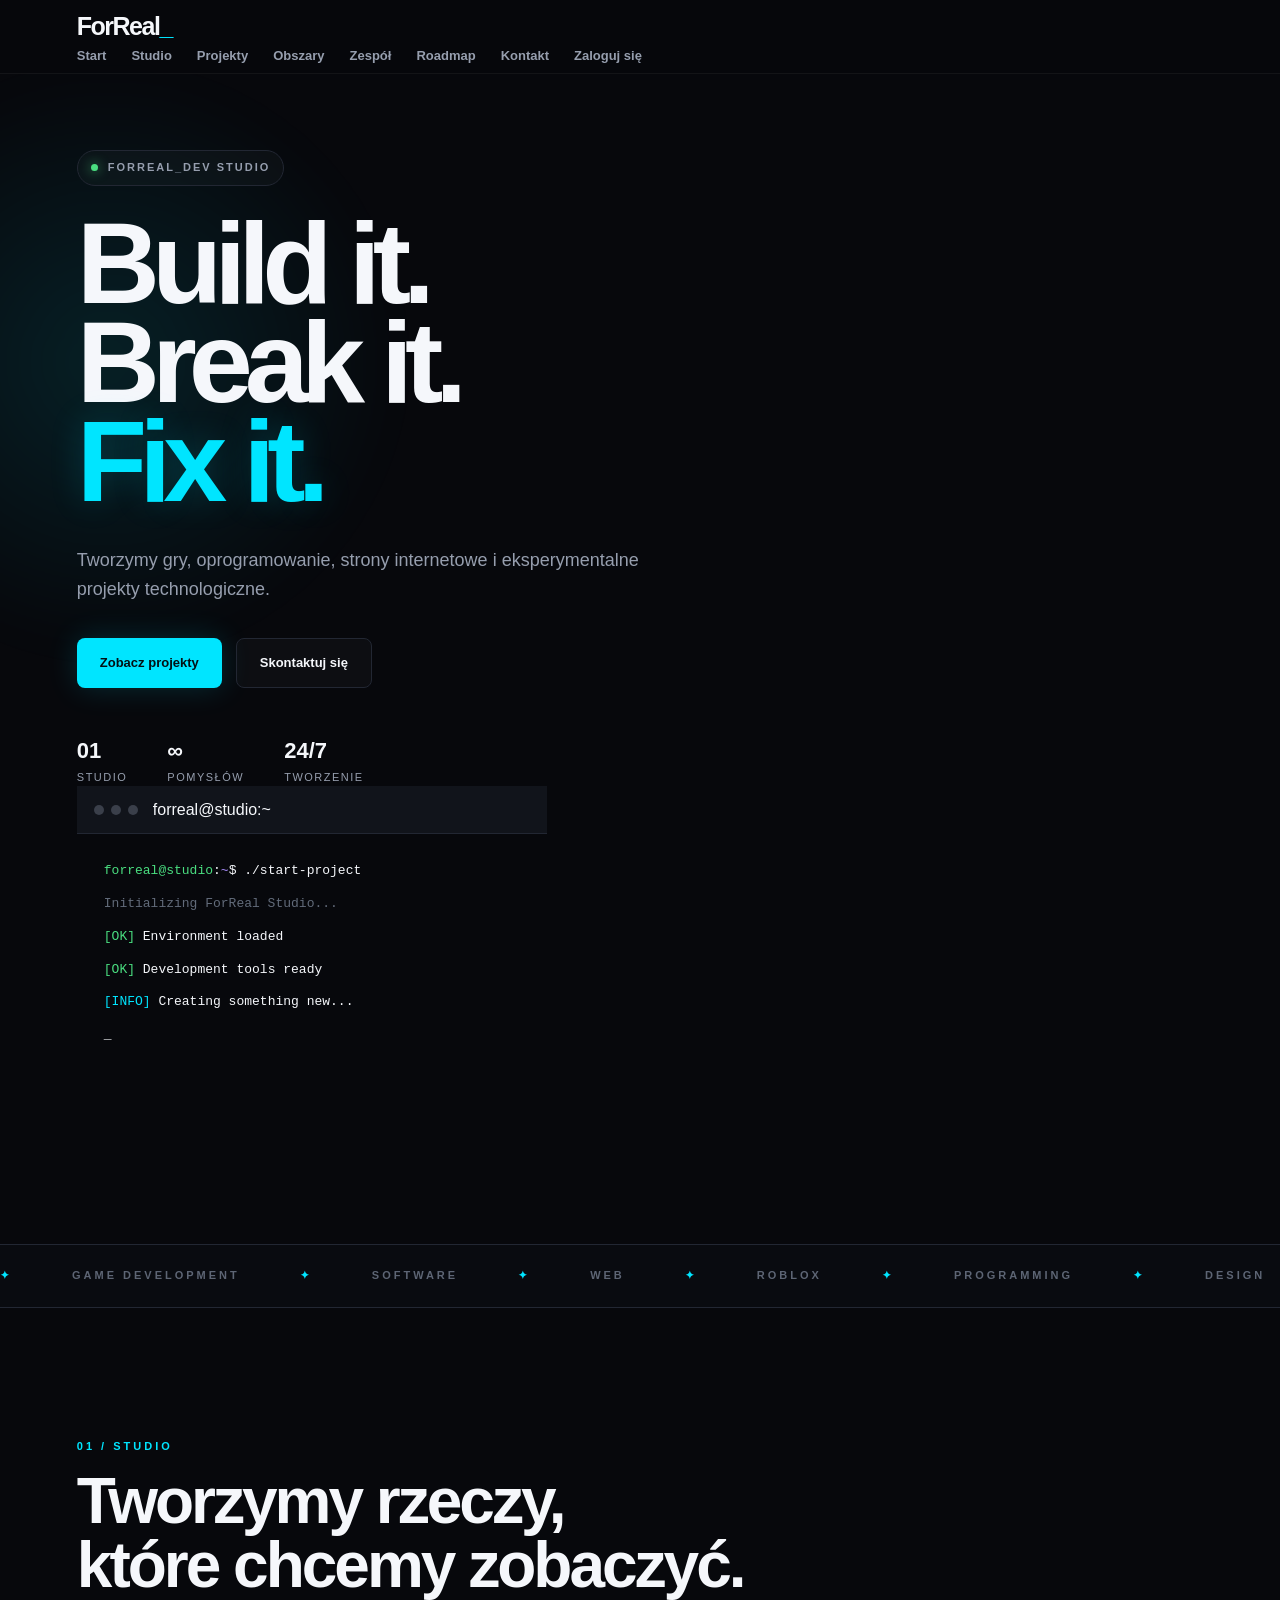
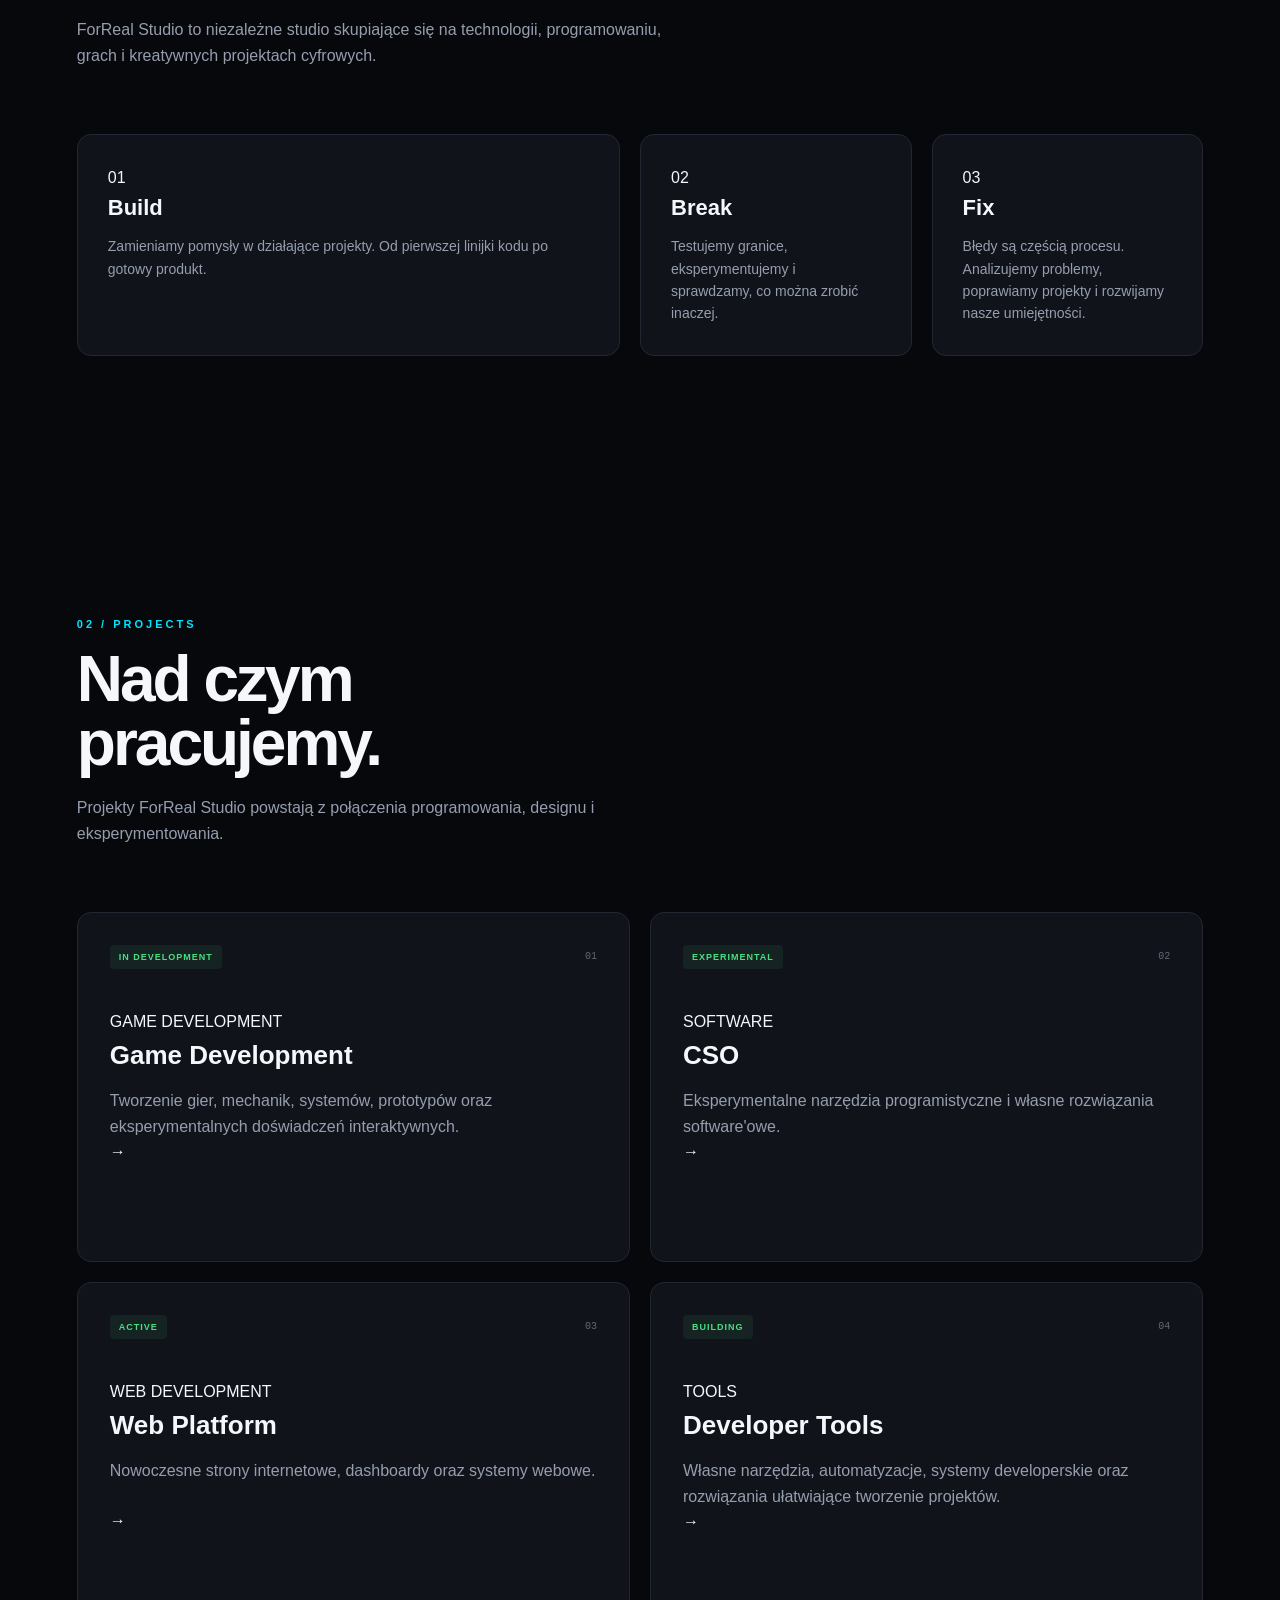
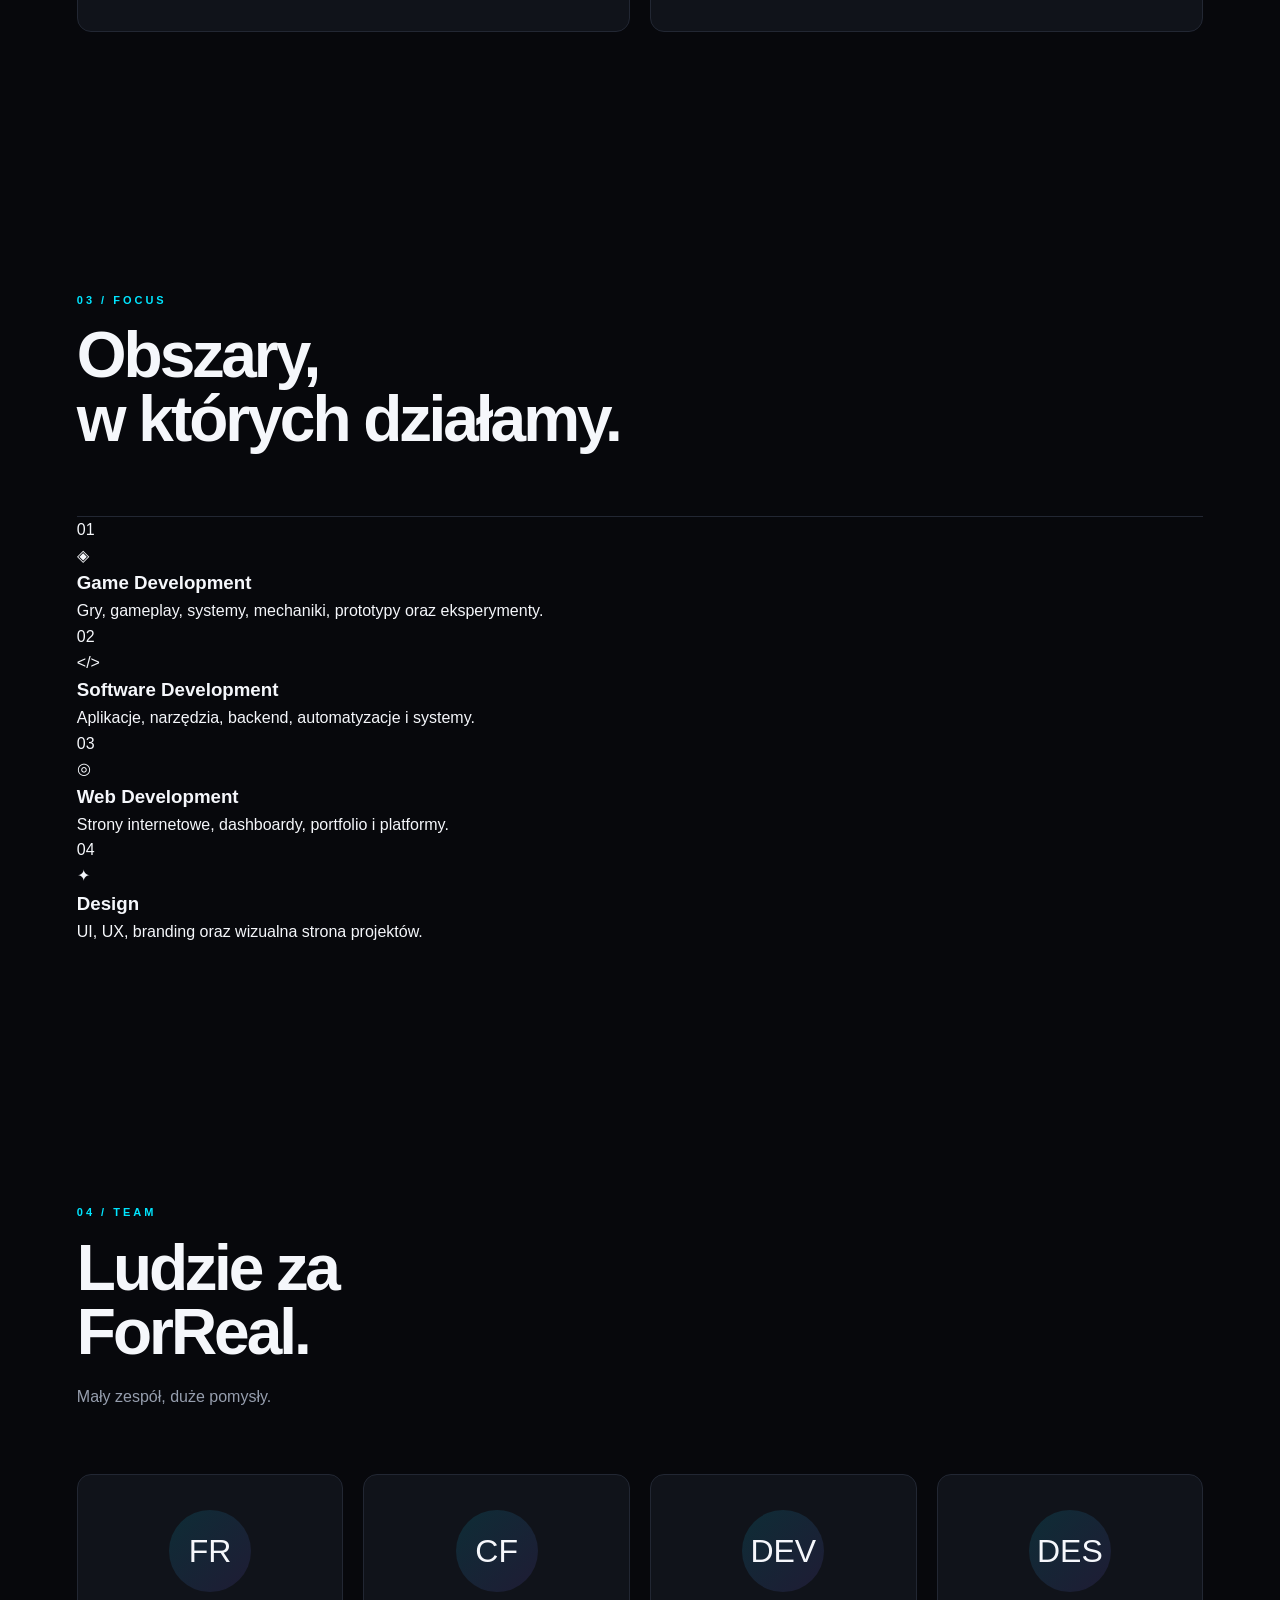
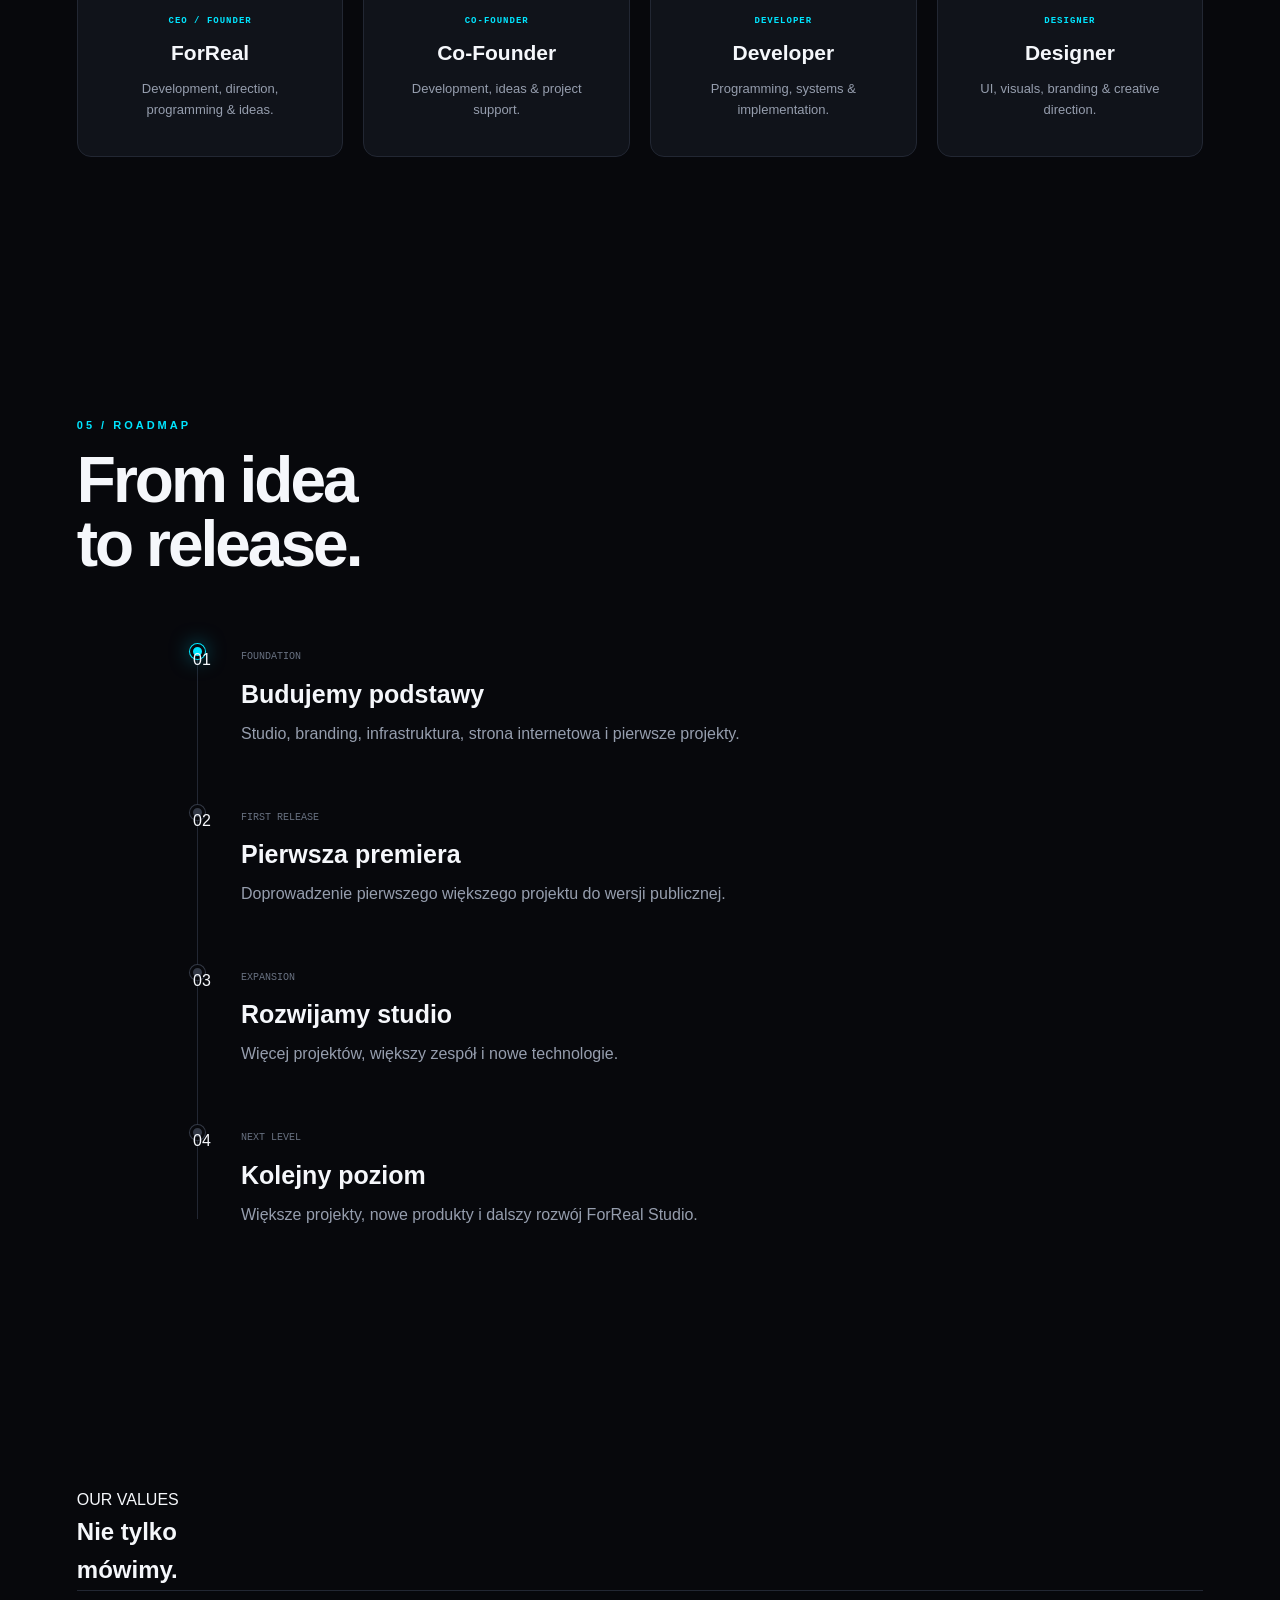
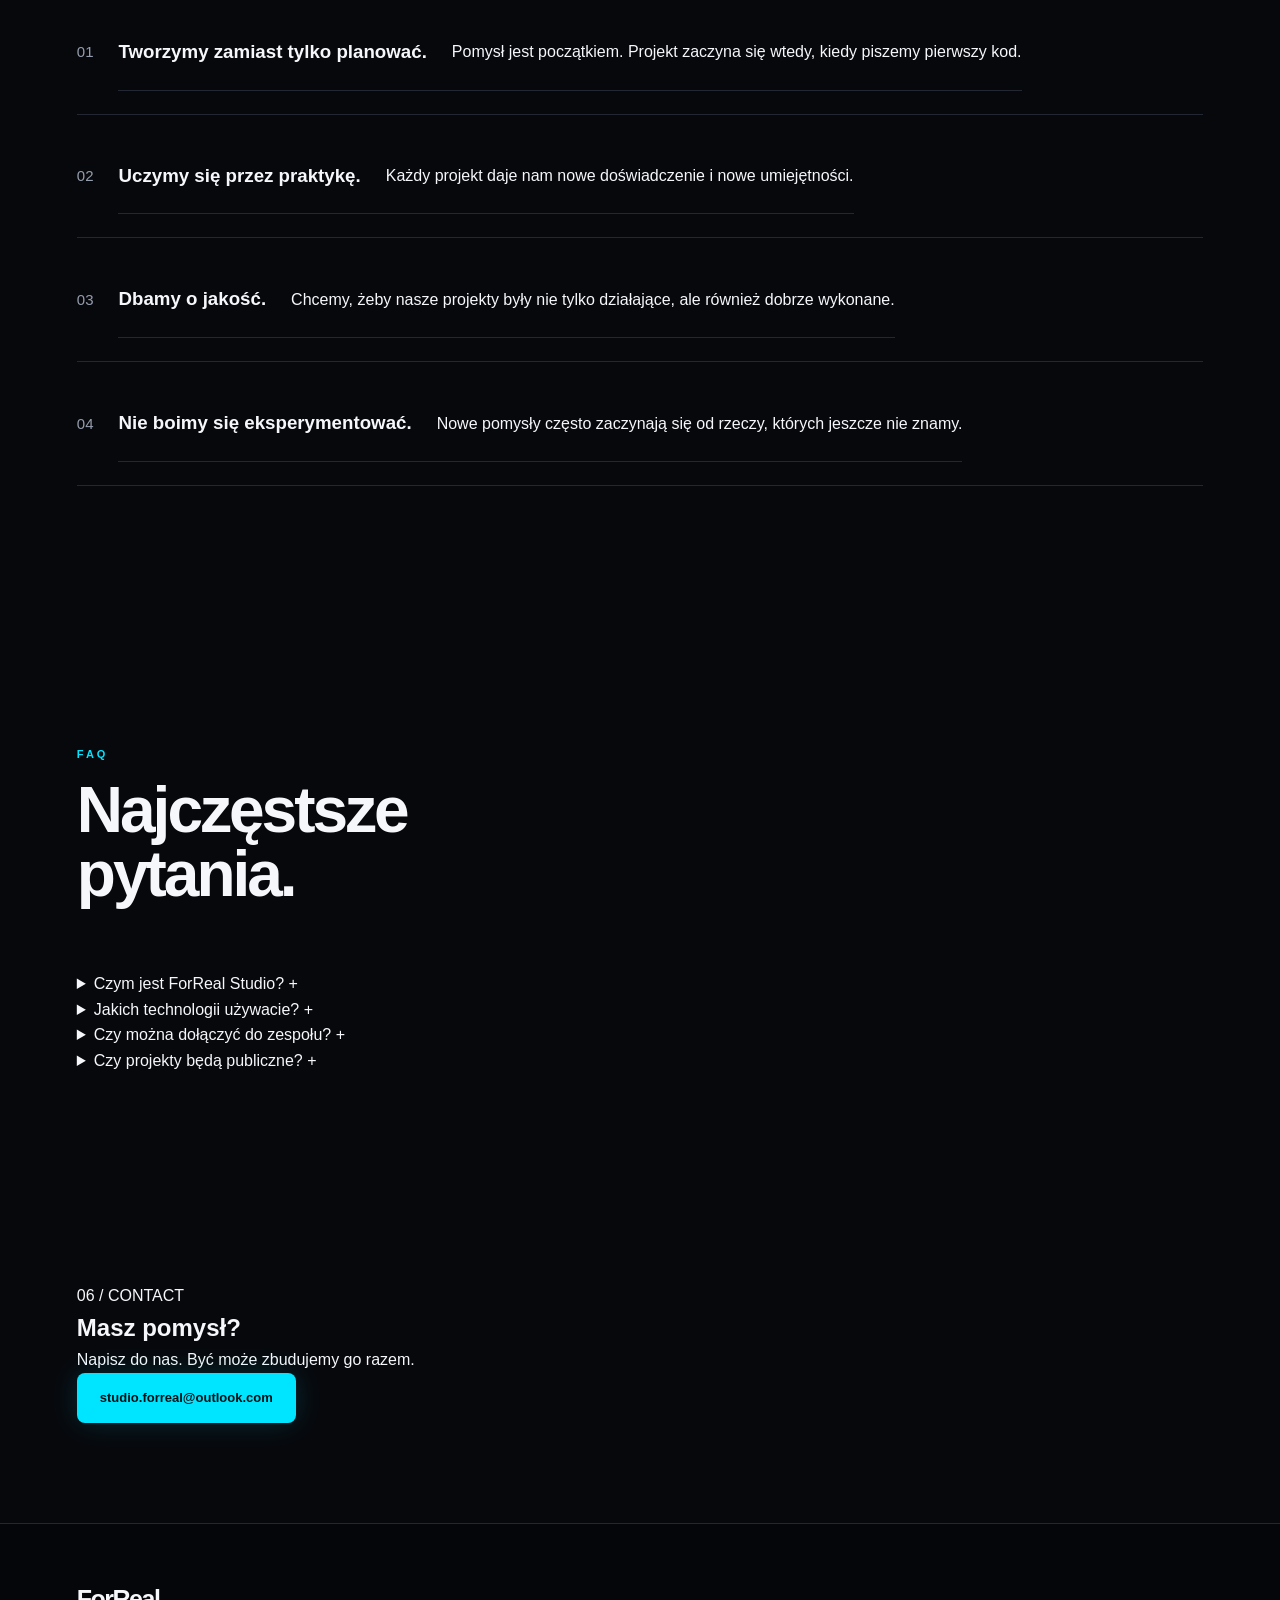
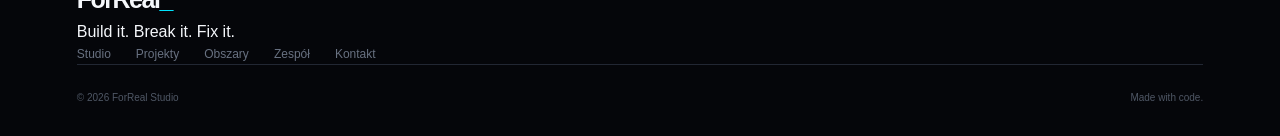
<file: index.html>
<!DOCTYPE html>
<html lang="pl">

<head>
    <meta charset="UTF-8">
    <meta name="viewport" content="width=device-width, initial-scale=1.0">

    <meta
        name="description"
        content="ForReal Studio — game development, software, web development, Roblox, programming and creative technology."
    >

    <title>ForReal Studio — Build it. Break it. Fix it.</title>

    <link rel="stylesheet" href="style.css">
</head>

<body>

    <!-- NAVBAR -->

    <header class="navbar">

        <div class="navbar-container">

            <a href="#start" class="logo">
                ForReal<span>_</span>
            </a>

            <button
                class="menu-button"
                id="menuButton"
                aria-label="Otwórz menu"
                type="button"
            >
                <span></span>
                <span></span>
                <span></span>
            </button>

            <nav>

                <a href="#start">Start</a>
                <a href="#studio">Studio</a>
                <a href="#projects">Projekty</a>
                <a href="#services">Obszary</a>
                <a href="#team">Zespół</a>
                <a href="#roadmap">Roadmap</a>
                <a href="#contact">Kontakt</a>

                <a href="login.html" class="nav-login">
                    Zaloguj się
                </a>

            </nav>

        </div>

    </header>


    <main id="start">

        <!-- HERO -->

        <section class="hero">

            <div class="hero-background"></div>

            <div class="hero-container">

                <div class="hero-content">

                    <div class="hero-badge">
                        <span class="status-dot"></span>
                        FORREAL_DEV STUDIO
                    </div>

                    <h1>
                        Build it.<br>
                        Break it.<br>
                        <span>Fix it.</span>
                    </h1>

                    <p class="hero-description">
                        Tworzymy gry, oprogramowanie, strony internetowe
                        i eksperymentalne projekty technologiczne.
                    </p>

                    <div class="hero-buttons">

                        <a href="#projects" class="button primary">
                            Zobacz projekty
                        </a>

                        <a href="#contact" class="button secondary">
                            Skontaktuj się
                        </a>

                    </div>

                    <div class="hero-stats">

                        <div>
                            <strong>01</strong>
                            <span>Studio</span>
                        </div>

                        <div>
                            <strong>∞</strong>
                            <span>Pomysłów</span>
                        </div>

                        <div>
                            <strong>24/7</strong>
                            <span>Tworzenie</span>
                        </div>

                    </div>

                </div>


                <!-- TERMINAL -->

                <div class="hero-terminal">

                    <div class="terminal-header">

                        <div class="terminal-buttons">
                            <span></span>
                            <span></span>
                            <span></span>
                        </div>

                        <span class="terminal-title">
                            forreal@studio:~
                        </span>

                    </div>

                    <div class="terminal-body">

                        <p>
                            <span class="terminal-green">forreal@studio</span>:<span class="terminal-purple">~</span>$
                            ./start-project
                        </p>

                        <p class="terminal-muted">
                            Initializing ForReal Studio...
                        </p>

                        <p>
                            <span class="terminal-green">[OK]</span>
                            Environment loaded
                        </p>

                        <p>
                            <span class="terminal-green">[OK]</span>
                            Development tools ready
                        </p>

                        <p>
                            <span class="terminal-cyan">[INFO]</span>
                            Creating something new...
                        </p>

                        <p class="terminal-cursor">
                            _
                        </p>

                    </div>

                </div>

            </div>

        </section>


        <!-- MARQUEE -->

        <section class="marquee-section">

            <div class="marquee">

                <span>GAME DEVELOPMENT</span>
                <span>SOFTWARE</span>
                <span>WEB</span>
                <span>ROBLOX</span>
                <span>PROGRAMMING</span>
                <span>DESIGN</span>
                <span>EXPERIMENTS</span>

                <span>GAME DEVELOPMENT</span>
                <span>SOFTWARE</span>
                <span>WEB</span>
                <span>ROBLOX</span>
                <span>PROGRAMMING</span>
                <span>DESIGN</span>
                <span>EXPERIMENTS</span>

            </div>

        </section>


        <!-- STUDIO -->

        <section class="section" id="studio">

            <div class="section-container">

                <div class="section-heading">

                    <span class="section-label">
                        01 / STUDIO
                    </span>

                    <h2>
                        Tworzymy rzeczy,<br>
                        które chcemy zobaczyć.
                    </h2>

                    <p>
                        ForReal Studio to niezależne studio skupiające się
                        na technologii, programowaniu, grach i kreatywnych
                        projektach cyfrowych.
                    </p>

                </div>


                <div class="about-grid">

                    <article class="about-card">

                        <span class="card-number">01</span>

                        <h3>
                            Build
                        </h3>

                        <p>
                            Zamieniamy pomysły w działające projekty.
                            Od pierwszej linijki kodu po gotowy produkt.
                        </p>

                    </article>


                    <article class="about-card">

                        <span class="card-number">02</span>

                        <h3>
                            Break
                        </h3>

                        <p>
                            Testujemy granice, eksperymentujemy i sprawdzamy,
                            co można zrobić inaczej.
                        </p>

                    </article>


                    <article class="about-card">

                        <span class="card-number">03</span>

                        <h3>
                            Fix
                        </h3>

                        <p>
                            Błędy są częścią procesu. Analizujemy problemy,
                            poprawiamy projekty i rozwijamy nasze umiejętności.
                        </p>

                    </article>

                </div>

            </div>

        </section>


        <!-- PROJECTS -->

        <section class="section section-dark" id="projects">

            <div class="section-container">

                <div class="section-heading">

                    <span class="section-label">
                        02 / PROJECTS
                    </span>

                    <h2>
                        Nad czym<br>
                        pracujemy.
                    </h2>

                    <p>
                        Projekty ForReal Studio powstają z połączenia
                        programowania, designu i eksperymentowania.
                    </p>

                </div>


                <div class="projects-grid">

                    <article class="project-card project-large">

                        <div class="project-top">

                            <span class="project-status">
                                IN DEVELOPMENT
                            </span>

                            <span class="project-number">
                                01
                            </span>

                        </div>

                        <div class="project-content">

                            <span class="project-category">
                                GAME DEVELOPMENT
                            </span>

                            <h3>
                                Game Development
                            </h3>

                            <p>
                                Tworzenie gier, mechanik, systemów,
                                prototypów oraz eksperymentalnych
                                doświadczeń interaktywnych.
                            </p>

                        </div>

                        <div class="project-arrow">
                            →
                        </div>

                    </article>


                    <article class="project-card">

                        <div class="project-top">

                            <span class="project-status">
                                EXPERIMENTAL
                            </span>

                            <span class="project-number">
                                02
                            </span>

                        </div>

                        <div class="project-content">

                            <span class="project-category">
                                SOFTWARE
                            </span>

                            <h3>
                                CSO
                            </h3>

                            <p>
                                Eksperymentalne narzędzia programistyczne
                                i własne rozwiązania software'owe.
                            </p>

                        </div>

                        <div class="project-arrow">
                            →
                        </div>

                    </article>


                    <article class="project-card">

                        <div class="project-top">

                            <span class="project-status">
                                ACTIVE
                            </span>

                            <span class="project-number">
                                03
                            </span>

                        </div>

                        <div class="project-content">

                            <span class="project-category">
                                WEB DEVELOPMENT
                            </span>

                            <h3>
                                Web Platform
                            </h3>

                            <p>
                                Nowoczesne strony internetowe,
                                dashboardy oraz systemy webowe.
                            </p>

                        </div>

                        <div class="project-arrow">
                            →
                        </div>

                    </article>


                    <article class="project-card project-large">

                        <div class="project-top">

                            <span class="project-status">
                                BUILDING
                            </span>

                            <span class="project-number">
                                04
                            </span>

                        </div>

                        <div class="project-content">

                            <span class="project-category">
                                TOOLS
                            </span>

                            <h3>
                                Developer Tools
                            </h3>

                            <p>
                                Własne narzędzia, automatyzacje, systemy
                                developerskie oraz rozwiązania ułatwiające
                                tworzenie projektów.
                            </p>

                        </div>

                        <div class="project-arrow">
                            →
                        </div>

                    </article>

                </div>

            </div>

        </section>


        <!-- SERVICES -->

        <section class="section" id="services">

            <div class="section-container">

                <div class="section-heading">

                    <span class="section-label">
                        03 / FOCUS
                    </span>

                    <h2>
                        Obszary,<br>
                        w których działamy.
                    </h2>

                </div>


                <div class="services-grid">

                    <article class="service-card">

                        <span>01</span>

                        <div class="service-icon">
                            ◈
                        </div>

                        <h3>
                            Game Development
                        </h3>

                        <p>
                            Gry, gameplay, systemy, mechaniki,
                            prototypy oraz eksperymenty.
                        </p>

                    </article>


                    <article class="service-card">

                        <span>02</span>

                        <div class="service-icon">
                            &lt;/&gt;
                        </div>

                        <h3>
                            Software Development
                        </h3>

                        <p>
                            Aplikacje, narzędzia, backend,
                            automatyzacje i systemy.
                        </p>

                    </article>


                    <article class="service-card">

                        <span>03</span>

                        <div class="service-icon">
                            ◎
                        </div>

                        <h3>
                            Web Development
                        </h3>

                        <p>
                            Strony internetowe, dashboardy,
                            portfolio i platformy.
                        </p>

                    </article>


                    <article class="service-card">

                        <span>04</span>

                        <div class="service-icon">
                            ✦
                        </div>

                        <h3>
                            Design
                        </h3>

                        <p>
                            UI, UX, branding oraz wizualna
                            strona projektów.
                        </p>

                    </article>

                </div>

            </div>

        </section>


        <!-- TEAM -->

        <section class="section section-dark" id="team">

            <div class="section-container">

                <div class="section-heading">

                    <span class="section-label">
                        04 / TEAM
                    </span>

                    <h2>
                        Ludzie za<br>
                        ForReal.
                    </h2>

                    <p>
                        Mały zespół, duże pomysły.
                    </p>

                </div>


                <div class="team-grid">

                    <article class="team-card">

                        <div class="team-avatar">
                            FR
                        </div>

                        <div>

                            <span class="team-role">
                                CEO / FOUNDER
                            </span>

                            <h3>
                                ForReal
                            </h3>

                            <p>
                                Development, direction,
                                programming & ideas.
                            </p>

                        </div>

                    </article>


                    <article class="team-card">

                        <div class="team-avatar">
                            CF
                        </div>

                        <div>

                            <span class="team-role">
                                CO-FOUNDER
                            </span>

                            <h3>
                                Co-Founder
                            </h3>

                            <p>
                                Development, ideas
                                & project support.
                            </p>

                        </div>

                    </article>


                    <article class="team-card">

                        <div class="team-avatar">
                            DEV
                        </div>

                        <div>

                            <span class="team-role">
                                DEVELOPER
                            </span>

                            <h3>
                                Developer
                            </h3>

                            <p>
                                Programming, systems
                                & implementation.
                            </p>

                        </div>

                    </article>


                    <article class="team-card">

                        <div class="team-avatar">
                            DES
                        </div>

                        <div>

                            <span class="team-role">
                                DESIGNER
                            </span>

                            <h3>
                                Designer
                            </h3>

                            <p>
                                UI, visuals, branding
                                & creative direction.
                            </p>

                        </div>

                    </article>

                </div>

            </div>

        </section>


        <!-- ROADMAP -->

        <section class="section" id="roadmap">

            <div class="section-container">

                <div class="section-heading">

                    <span class="section-label">
                        05 / ROADMAP
                    </span>

                    <h2>
                        From idea<br>
                        to release.
                    </h2>

                </div>


                <div class="roadmap">

                    <div class="roadmap-line"></div>


                    <article class="roadmap-item active">

                        <div class="roadmap-dot">
                            01
                        </div>

                        <div class="roadmap-content">

                            <span>
                                FOUNDATION
                            </span>

                            <h3>
                                Budujemy podstawy
                            </h3>

                            <p>
                                Studio, branding, infrastruktura,
                                strona internetowa i pierwsze projekty.
                            </p>

                        </div>

                    </article>


                    <article class="roadmap-item">

                        <div class="roadmap-dot">
                            02
                        </div>

                        <div class="roadmap-content">

                            <span>
                                FIRST RELEASE
                            </span>

                            <h3>
                                Pierwsza premiera
                            </h3>

                            <p>
                                Doprowadzenie pierwszego większego
                                projektu do wersji publicznej.
                            </p>

                        </div>

                    </article>


                    <article class="roadmap-item">

                        <div class="roadmap-dot">
                            03
                        </div>

                        <div class="roadmap-content">

                            <span>
                                EXPANSION
                            </span>

                            <h3>
                                Rozwijamy studio
                            </h3>

                            <p>
                                Więcej projektów, większy zespół
                                i nowe technologie.
                            </p>

                        </div>

                    </article>


                    <article class="roadmap-item">

                        <div class="roadmap-dot">
                            04
                        </div>

                        <div class="roadmap-content">

                            <span>
                                NEXT LEVEL
                            </span>

                            <h3>
                                Kolejny poziom
                            </h3>

                            <p>
                                Większe projekty, nowe produkty
                                i dalszy rozwój ForReal Studio.
                            </p>

                        </div>

                    </article>

                </div>

            </div>

        </section>


        <!-- VALUES -->

        <section class="section section-dark">

            <div class="section-container">

                <div class="values-grid">

                    <div class="values-heading">

                        <span class="section-label">
                            OUR VALUES
                        </span>

                        <h2>
                            Nie tylko<br>
                            mówimy.
                        </h2>

                    </div>


                    <div class="values-list">

                        <div class="value">

                            <span>01</span>

                            <div>
                                <h3>
                                    Tworzymy zamiast tylko planować.
                                </h3>

                                <p>
                                    Pomysł jest początkiem.
                                    Projekt zaczyna się wtedy,
                                    kiedy piszemy pierwszy kod.
                                </p>
                            </div>

                        </div>


                        <div class="value">

                            <span>02</span>

                            <div>
                                <h3>
                                    Uczymy się przez praktykę.
                                </h3>

                                <p>
                                    Każdy projekt daje nam nowe
                                    doświadczenie i nowe umiejętności.
                                </p>
                            </div>

                        </div>


                        <div class="value">

                            <span>03</span>

                            <div>
                                <h3>
                                    Dbamy o jakość.
                                </h3>

                                <p>
                                    Chcemy, żeby nasze projekty
                                    były nie tylko działające,
                                    ale również dobrze wykonane.
                                </p>
                            </div>

                        </div>


                        <div class="value">

                            <span>04</span>

                            <div>
                                <h3>
                                    Nie boimy się eksperymentować.
                                </h3>

                                <p>
                                    Nowe pomysły często zaczynają się
                                    od rzeczy, których jeszcze nie znamy.
                                </p>
                            </div>

                        </div>

                    </div>

                </div>

            </div>

        </section>


        <!-- FAQ -->

        <section class="section">

            <div class="section-container">

                <div class="section-heading">

                    <span class="section-label">
                        FAQ
                    </span>

                    <h2>
                        Najczęstsze<br>
                        pytania.
                    </h2>

                </div>


                <div class="faq">

                    <details>

                        <summary>
                            Czym jest ForReal Studio?
                            <span>+</span>
                        </summary>

                        <p>
                            ForReal Studio to niezależne studio
                            zajmujące się tworzeniem gier,
                            oprogramowania, stron internetowych
                            oraz eksperymentalnych projektów.
                        </p>

                    </details>


                    <details>

                        <summary>
                            Jakich technologii używacie?
                            <span>+</span>
                        </summary>

                        <p>
                            Korzystamy z różnych technologii
                            zależnie od projektu. Wśród nich
                            znajdują się między innymi HTML,
                            CSS, JavaScript, Python, Roblox
                            i inne narzędzia developerskie.
                        </p>

                    </details>


                    <details>

                        <summary>
                            Czy można dołączyć do zespołu?
                            <span>+</span>
                        </summary>

                        <p>
                            W przyszłości planujemy rozwijać
                            zespół i otwierać rekrutację
                            na różne stanowiska.
                        </p>

                    </details>


                    <details>

                        <summary>
                            Czy projekty będą publiczne?
                            <span>+</span>
                        </summary>

                        <p>
                            Część projektów będzie publikowana
                            publicznie. Niektóre pozostaną
                            eksperymentalne lub wewnętrzne.
                        </p>

                    </details>

                </div>

            </div>

        </section>


        <!-- CONTACT -->

        <section class="section contact-section" id="contact">

            <div class="section-container">

                <div class="contact-card">

                    <div>

                        <span class="section-label">
                            06 / CONTACT
                        </span>

                        <h2>
                            Masz pomysł?
                        </h2>

                        <p>
                            Napisz do nas. Być może zbudujemy
                            go razem.
                        </p>

                    </div>


                    <a
                        href="mailto:studio.forreal@outlook.com"
                        class="button primary"
                    >
                        studio.forreal@outlook.com
                    </a>

                </div>

            </div>

        </section>

    </main>


    <!-- FOOTER -->

    <footer class="footer">

        <div class="footer-container">

            <div class="footer-brand">

                <a href="#start" class="logo">
                    ForReal<span>_</span>
                </a>

                <p>
                    Build it. Break it. Fix it.
                </p>

            </div>


            <div class="footer-links">

                <a href="#studio">
                    Studio
                </a>

                <a href="#projects">
                    Projekty
                </a>

                <a href="#services">
                    Obszary
                </a>

                <a href="#team">
                    Zespół
                </a>

                <a href="#contact">
                    Kontakt
                </a>

            </div>


            <div class="footer-bottom">

                <span>
                    © <span id="year"></span> ForReal Studio
                </span>

                <span>
                    Made with code.
                </span>

            </div>

        </div>

    </footer>


    <script src="script.js"></script>

</body>

</html>
</file>
<file: style.css>
:root {
--background: #07080c;
--background-light: #0c0f15;
--card: #10131a;
--card-light: #141821;
--border: #222733;

--text: #f5f7fb;
--muted: #969eae;

--cyan: #00e5ff;
--purple: #8b5cf6;
--green: #4ade80;

--max-width: 1400px;

}

*{
margin: 0;
padding: 0;
box-sizing: border-box;
}

html {
scroll-behavior: smooth;
}

body {
background: var(--background);
color: var(--text);

font-family:
    Arial,
    Helvetica,
    sans-serif;

line-height: 1.6;

overflow-x: hidden;

}

body::selection {
background: var(--cyan);
color: #000;
}

a {
color: inherit;
text-decoration: none;
}

button {
font-family: inherit;
}

.navbar {
position: fixed;

top: 0;
left: 0;

width: 100%;
height: 74px;

display: flex;
align-items: center;
justify-content: space-between;

padding: 0 6%;

background: rgba(7, 8, 12, 0.82);

border-bottom: 1px solid rgba(255, 255, 255, 0.05);

backdrop-filter: blur(18px);

z-index: 1000;

}

.logo {
font-size: 25px;

font-weight: 900;

letter-spacing: -1.5px;

}

.logo span {
color: var(--cyan);
}

.navbar nav {
display: flex;

align-items: center;

gap: 25px;

}

.navbar nav a {
position: relative;

color: var(--muted);

font-size: 13px;
font-weight: 600;

transition:
    color 0.2s ease;

}

.navbar nav a::after {
content: "";

position: absolute;

left: 0;
bottom: -7px;

width: 0;
height: 1px;

background: var(--cyan);

transition:
    width 0.2s ease;

}

.navbar nav a:hover {
color: var(--text);
}

.navbar nav a:hover::after {
width: 100%;
}

.menu-button {
display: none;

border: none;

background: transparent;

color: var(--text);

font-size: 26px;

cursor: pointer;

}

/* HERO */

.hero {
position: relative;

min-height: 100vh;

max-width: var(--max-width);

margin: 0 auto;

display: flex;

align-items: center;
justify-content: space-between;

gap: 70px;

padding:
    150px 6%
    100px;

overflow: hidden;

}

.hero-background {
position: absolute;

top: 5%;
left: -15%;

width: 600px;
height: 600px;

border-radius: 50%;

background:
    radial-gradient(
        circle,
        rgba(0, 229, 255, 0.11),
        transparent 70%
    );

filter: blur(20px);

pointer-events: none;

}

.hero-content {
position: relative;

max-width: 700px;

z-index: 2;

}

.hero-badge {
display: inline-flex;

align-items: center;

gap: 10px;

padding: 8px 13px;

margin-bottom: 28px;

border: 1px solid var(--border);

border-radius: 50px;

background: rgba(255, 255, 255, 0.025);

color: var(--muted);

font-size: 11px;
font-weight: 700;

letter-spacing: 2px;

}

.status-dot {
width: 7px;
height: 7px;

border-radius: 50%;

background: var(--green);

box-shadow:
    0 0 12px rgba(74, 222, 128, 0.8);

}

.hero h1 {
font-size:
clamp(
70px,
9vw,
130px
);

line-height: 0.86;

letter-spacing: -8px;

margin-bottom: 35px;

}

.hero h1 span {
color: var(--cyan);

text-shadow:
    0 0 35px rgba(0, 229, 255, 0.18);

}

.hero-description {
max-width: 620px;

color: var(--muted);

font-size: 18px;

margin-bottom: 35px;

}

.hero-buttons {
display: flex;

gap: 14px;

flex-wrap: wrap;

margin-bottom: 45px;

}

.button {
min-height: 50px;

display: inline-flex;

align-items: center;
justify-content: center;

padding: 0 23px;

border-radius: 8px;

font-size: 13px;
font-weight: 800;

transition:
    transform 0.2s ease,
    box-shadow 0.2s ease,
    border-color 0.2s ease;

}

.button:hover {
transform: translateY(-3px);
}

.button.primary {
background: var(--cyan);

color: #031014;

box-shadow:
    0 0 30px
    rgba(0, 229, 255, 0.16);

}

.button.primary:hover {
box-shadow:
0 0 40px
rgba(0, 229, 255, 0.3);
}

.button.secondary {
background: rgba(255, 255, 255, 0.025);

border: 1px solid var(--border);

color: var(--text);

}

.button.secondary:hover {
border-color: rgba(0, 229, 255, 0.35);
}

.hero-stats {
display: flex;

gap: 40px;

}

.hero-stats div {
display: flex;

flex-direction: column;

}

.hero-stats strong {
font-size: 22px;

color: var(--text);

}

.hero-stats span {
color: var(--muted);

font-size: 11px;

text-transform: uppercase;

letter-spacing: 1.5px;

}

/* TERMINAL */

.hero-terminal {
position: relative;

width: 470px;

flex-shrink: 0;

z-index: 2;

}

.terminal-window {
overflow: hidden;

border:
    1px solid
    var(--border);

border-radius: 14px;

background: #0a0c11;

box-shadow:
    0 35px 100px
    rgba(0, 0, 0, 0.5);

transform:
    perspective(1000px)
    rotateY(-5deg)
    rotateX(2deg);

}

.terminal-header {
height: 48px;

display: flex;

align-items: center;

gap: 15px;

padding: 0 17px;

background: #11141b;

border-bottom:
    1px solid
    var(--border);

}

.terminal-header p {
color: #687080;

font-family: Consolas, monospace;

font-size: 11px;

}

.terminal-buttons {
display: flex;

gap: 7px;

}

.terminal-buttons span {
width: 10px;
height: 10px;

border-radius: 50%;

background: #3a3f4a;

}

.terminal-body {
min-height: 310px;

padding: 27px;

font-family:
    Consolas,
    monospace;

font-size: 13px;

}

.terminal-body p {
margin-bottom: 12px;
}

.terminal-purple {
color: #a78bfa;
}

.terminal-cyan {
color: var(--cyan);
}

.terminal-green {
color: var(--green);
}

.terminal-muted {
color: #626b7a;
}

/* MARQUEE */

.marquee-section {
overflow: hidden;

border-top:
    1px solid
    var(--border);

border-bottom:
    1px solid
    var(--border);

background: #090b10;

}

.marquee {
min-width: max-content;

display: flex;

gap: 60px;

padding: 22px 0;

color: #5d6574;

font-size: 11px;
font-weight: 800;

letter-spacing: 3px;

}

.marquee span::before {
content: "✦";

margin-right: 60px;

color: var(--cyan);

}

/* SECTIONS */

.section {
max-width: var(--max-width);

margin: 0 auto;

padding:
    130px 6%;

}

.section-heading {
max-width: 800px;

margin-bottom: 65px;

}

.section-heading > span {
display: block;

margin-bottom: 14px;

color: var(--cyan);

font-size: 11px;
font-weight: 800;

letter-spacing: 3px;

}

.section-heading h2 {
font-size:
clamp(
40px,
5vw,
68px
);

line-height: 1;

letter-spacing: -3px;

}

.section-heading h2 span {
color: var(--cyan);
}

.section-heading > p {
max-width: 600px;

margin-top: 20px;

color: var(--muted);

}

/* ABOUT */

.about-section {
position: relative;
}

.about-grid {
display: grid;

grid-template-columns:
    2fr
    1fr
    1fr;

gap: 20px;

}

.about-main {
grid-row: span 2;

padding: 35px;

border:
    1px solid
    var(--border);

border-radius: 14px;

background:
    linear-gradient(
        145deg,
        rgba(255, 255, 255, 0.025),
        rgba(255, 255, 255, 0)
    );

}

.about-main p {
max-width: 700px;

color: var(--muted);

margin-bottom: 24px;

}

.about-main .large-text {
color: var(--text);

font-size: 25px;

line-height: 1.45;

}

.about-card {
min-height: 220px;

padding: 30px;

border:
    1px solid
    var(--border);

border-radius: 14px;

background: var(--card);

transition:
    transform 0.2s ease,
    border-color 0.2s ease;

}

.about-card:hover {
transform: translateY(-5px);

border-color:
    rgba(0, 229, 255, 0.3);

}

.about-card-number {
margin-bottom: 30px;

color: var(--cyan);

font-family: Consolas, monospace;

font-size: 12px;

}

.about-card h3 {
margin-bottom: 10px;

font-size: 22px;

}

.about-card p {
color: var(--muted);

font-size: 14px;

}

/* PROJECTS */

.projects-section {
max-width: none;

padding-left: 6%;
padding-right: 6%;

background: var(--background-light);

}

.projects-section > * {
max-width: var(--max-width);

margin-left: auto;
margin-right: auto;

}

.projects-grid {
display: grid;

grid-template-columns:
    repeat(2, 1fr);

gap: 20px;

}

.project-card {
min-height: 350px;

padding: 32px;

border:
    1px solid
    var(--border);

border-radius: 14px;

background: var(--card);

transition:
    transform 0.25s ease,
    border-color 0.25s ease,
    background 0.25s ease;

}

.project-card:hover {
transform: translateY(-7px);

border-color:
    rgba(0, 229, 255, 0.3);

background: var(--card-light);

}

.project-card.featured {
background:
radial-gradient(
circle at 90% 10%,
rgba(0, 229, 255, 0.08),
transparent 40%
),
var(--card);
}

.project-top {
display: flex;

align-items: center;
justify-content: space-between;

margin-bottom: 40px;

}

.project-number {
color: #606978;

font-family: Consolas, monospace;

font-size: 10px;

}

.project-status {
padding: 5px 9px;

border-radius: 4px;

background:
    rgba(74, 222, 128, 0.08);

color: var(--green);

font-size: 9px;
font-weight: 800;

letter-spacing: 1px;

}

.project-status.planned {
background:
rgba(139, 92, 246, 0.1);

color: #a78bfa;

}

.project-icon {
margin-bottom: 20px;

font-size: 42px;

}

.project-card h3 {
margin-bottom: 12px;

font-size: 26px;

}

.project-card p {
max-width: 500px;

min-height: 50px;

color: var(--muted);

}

.project-tags {
display: flex;

gap: 8px;

flex-wrap: wrap;

margin-top: 25px;

}

.project-tags span {
padding: 5px 9px;

border:
    1px solid
    var(--border);

border-radius: 4px;

color: #788191;

font-family: Consolas, monospace;

font-size: 9px;

}

/* SERVICES */

.services-grid {
border-top:
1px solid
var(--border);
}

.service {
display: grid;

grid-template-columns: 100px 1fr;

gap: 30px;

padding: 35px 0;

border-bottom:
    1px solid
    var(--border);

}

.service-number {
color: var(--cyan);

font-family: Consolas, monospace;

font-size: 12px;

}

.service h3 {
margin-bottom: 8px;

font-size: 27px;

}

.service p {
max-width: 650px;

color: var(--muted);

}

/* TEAM */

.team-section {
max-width: none;

background: var(--background-light);

}

.team-section > * {
max-width: var(--max-width);

margin-left: auto;
margin-right: auto;

}

.team-grid {
display: grid;

grid-template-columns:
    repeat(4, 1fr);

gap: 20px;

}

.team-card {
padding: 35px;

text-align: center;

border:
    1px solid
    var(--border);

border-radius: 14px;

background: var(--card);

}

.team-avatar {
width: 82px;
height: 82px;

display: flex;

align-items: center;
justify-content: center;

margin: 0 auto 22px;

border-radius: 50%;

background:
    linear-gradient(
        135deg,
        rgba(0, 229, 255, 0.12),
        rgba(139, 92, 246, 0.12)
    );

font-size: 32px;

}

.team-role {
display: block;

margin-bottom: 7px;

color: var(--cyan);

font-family: Consolas, monospace;

font-size: 9px;
font-weight: 800;

letter-spacing: 1px;

}

.team-card h3 {
margin-bottom: 10px;

font-size: 21px;

}

.team-card p {
color: var(--muted);

font-size: 13px;

}

/* ROADMAP */

.roadmap {
position: relative;

max-width: 900px;

margin: 0 auto;

}

.roadmap::before {
content: "";

position: absolute;

left: 7px;
top: 8px;
bottom: 8px;

width: 1px;

background: var(--border);

}

.roadmap-item {
position: relative;

display: grid;

grid-template-columns: 16px 1fr;

gap: 35px;

padding-bottom: 55px;

}

.roadmap-item:last-child {
padding-bottom: 0;
}

.roadmap-dot {
position: relative;

width: 15px;
height: 15px;

margin-top: 3px;

border:
    3px solid
    var(--background);

border-radius: 50%;

background: #333946;

box-shadow:
    0 0 0 1px
    #333946;

}

.roadmap-item.active .roadmap-dot {
background: var(--cyan);

box-shadow:
    0 0 0 1px var(--cyan),
    0 0 20px rgba(0, 229, 255, 0.5);

}

.roadmap-item span {
color: #687181;

font-family: Consolas, monospace;

font-size: 10px;

}

.roadmap-item h3 {
margin: 7px 0;

font-size: 25px;

}

.roadmap-item p {
max-width: 650px;

color: var(--muted);

}

/* VALUES */

.values-section {
max-width: none;

background:
    radial-gradient(
        circle at 50% 50%,
        rgba(139, 92, 246, 0.07),
        transparent 45%
    );

}

.values-content {
max-width: var(--max-width);

margin: 0 auto;

display: grid;

grid-template-columns:
    1fr
    1fr;

gap: 100px;

align-items: center;

}

.values-list {
border-top:
1px solid
var(--border);
}

.values-list div {
display: flex;

align-items: center;

gap: 25px;

padding: 23px 0;

border-bottom:
    1px solid
    var(--border);

}

.values-list strong {
color: var(--cyan);

font-family: Consolas, monospace;

font-size: 12px;

}

.values-list span {
color: var(--muted);

font-size: 15px;

}

/* FAQ */

.faq-list {
max-width: 900px;

margin: 0 auto;

}

.faq-list details {
border-top:
1px solid
var(--border);
}

.faq-list details:last-child {
border-bottom:
1px solid
var(--border);
}

.faq-list summary {
padding: 25px 0;

cursor: pointer;

list-style: none;

font-size: 18px;
font-weight: 700;

}

.faq-list summary::-webkit-details-marker {
display: none;
}

.faq-list summary::after {
content: "+";

float: right;

color: var(--cyan);

font-size: 20px;

}

.faq-list details[open] summary::after {
content: "−";
}

.faq-list details p {
max-width: 750px;

padding:
    0 0
    25px;

color: var(--muted);

}

/* CONTACT */

.contact-section {
max-width: none;

padding-top: 80px;
padding-bottom: 100px;

}

.contact-box {
max-width: var(--max-width);

margin: 0 auto;

display: flex;

align-items: center;
justify-content: space-between;

gap: 50px;

padding: 70px;

border:
    1px solid
    rgba(0, 229, 255, 0.2);

border-radius: 18px;

background:
    radial-gradient(
        circle at 80% 50%,
        rgba(0, 229, 255, 0.09),
        transparent 35%
    ),
    var(--card);

}

.contact-label {
color: var(--cyan);

font-family: Consolas, monospace;

font-size: 10px;
font-weight: 800;

letter-spacing: 2px;

}

.contact-box h2 {
margin:
15px 0
18px;

font-size:
    clamp(
        40px,
        5vw,
        65px
    );

line-height: 0.95;

letter-spacing: -3px;

}

.contact-box h2 span {
color: var(--cyan);
}

.contact-box p {
max-width: 600px;

color: var(--muted);

}

/* FOOTER */

footer {
padding:
55px 6%
30px;

border-top:
    1px solid
    var(--border);

background: #05060a;

}

.footer-top {
max-width: var(--max-width);

margin: 0 auto;

display: flex;

align-items: flex-start;
justify-content: space-between;

gap: 50px;

padding-bottom: 45px;

}

.footer-logo {
margin-bottom: 8px;

font-size: 25px;
font-weight: 900;

letter-spacing: -1px;

}

.footer-logo span {
color: var(--cyan);
}

.footer-top p {
color: #687181;

font-size: 12px;

}

.footer-links {
display: flex;

gap: 25px;

}

.footer-links a {
color: #687181;

font-size: 12px;

transition:
    color 0.2s ease;

}

.footer-links a:hover {
color: var(--cyan);
}

.footer-bottom {
max-width: var(--max-width);

margin: 0 auto;

display: flex;

align-items: center;
justify-content: space-between;

padding-top: 25px;

border-top:
    1px solid
    var(--border);

color: #4f5765;

font-size: 10px;

}

.footer-bottom p:last-child {
color: var(--cyan);
}

/* TABLET */

@media (max-width: 1100px) {

.hero {
    gap: 40px;
}

.hero-terminal {
    width: 400px;
}

.team-grid {
    grid-template-columns:
        repeat(2, 1fr);
}

.about-grid {
    grid-template-columns:
        1fr 1fr;
}

.about-main {
    grid-column: span 2;
    grid-row: auto;
}

}

/* MOBILE */

@media (max-width: 800px) {

.navbar {
    padding: 0 5%;
}

.navbar nav {
    position: absolute;

    top: 74px;
    left: 0;

    width: 100%;

    display: none;

    flex-direction: column;

    align-items: stretch;

    gap: 0;

    background: rgba(7, 8, 12, 0.97);

    border-bottom:
        1px solid
        var(--border);
}

.navbar nav.active {
    display: flex;
}

.navbar nav a {
    padding: 17px 5%;

    border-bottom:
        1px solid
        rgba(255, 255, 255, 0.04);
}

.navbar nav a::after {
    display: none;
}

.menu-button {
    display: block;
}

.hero {
    flex-direction: column;

    align-items: flex-start;

    padding:
        130px 5%
        80px;
}

.hero h1 {
    font-size: 68px;

    letter-spacing: -5px;
}

.hero-description {
    font-size: 16px;
}

.hero-terminal {
    width: 100%;
}

.terminal-window {
    transform: none;
}

.section {
    padding:
        90px 5%;
}

.section-heading {
    margin-bottom: 45px;
}

.section-heading h2 {
    font-size: 42px;
}

.about-grid {
    grid-template-columns: 1fr;
}

.about-main {
    grid-column: auto;
}

.projects-grid {
    grid-template-columns: 1fr;
}

.service {
    grid-template-columns:
        55px 1fr;

    gap: 15px;
}

.service h3 {
    font-size: 21px;
}

.team-grid {
    grid-template-columns: 1fr;
}

.values-content {
    grid-template-columns: 1fr;

    gap: 50px;
}

.contact-box {
    flex-direction: column;

    align-items: flex-start;

    padding: 40px 30px;
}

.footer-top {
    flex-direction: column;
}

.footer-links {
    flex-wrap: wrap;
}

.footer-bottom {
    flex-direction: column;

    align-items: flex-start;

    gap: 10px;
}

}

/* SMALL MOBILE */

@media (max-width: 450px) {

.hero h1 {
    font-size: 55px;

    letter-spacing: -4px;
}

.hero-stats {
    gap: 20px;
}

.hero-stats strong {
    font-size: 18px;
}

.section-heading h2 {
    font-size: 36px;
}

.project-card {
    padding: 25px;
}

.contact-box h2 {
    font-size: 42px;
}

}

/* ANIMACJE */

.section,
.project-card,
.team-card,
.about-card {
    opacity: 0;
    transform: translateY(30px);

    transition:
        opacity 0.7s ease,
        transform 0.7s ease;
}

.section.visible,
.project-card.visible,
.team-card.visible,
.about-card.visible {
    opacity: 1;
    transform: translateY(0);
}

.navbar nav a.active {
    color: var(--cyan);
}

.auth-page {
min-height: 100vh;
display: flex;
align-items: center;
justify-content: center;
padding: 40px 20px;
background:
radial-gradient(circle at 20% 20%, rgba(0, 229, 255, 0.10), transparent 30%),
radial-gradient(circle at 80% 80%, rgba(139, 92, 246, 0.12), transparent 30%),
var(--background);
position: relative;
overflow: hidden;
}

.auth-page::before {
content: "";
position: absolute;
inset: 0;
background-image:
linear-gradient(rgba(255,255,255,0.025) 1px, transparent 1px),
linear-gradient(90deg, rgba(255,255,255,0.025) 1px, transparent 1px);
background-size: 45px 45px;
mask-image: linear-gradient(to bottom, black, transparent);
pointer-events: none;
}

.auth-card {
width: min(100%, 460px);
padding: 42px;
position: relative;
z-index: 1;
border: 1px solid rgba(255,255,255,0.09);
border-radius: 24px;
background: rgba(14, 17, 24, 0.86);
backdrop-filter: blur(20px);
box-shadow:
0 30px 80px rgba(0,0,0,0.45),
0 0 60px rgba(0,229,255,0.05);
}

.auth-card::before {
content: "";
position: absolute;
top: 0;
left: 12%;
right: 12%;
height: 1px;
background: linear-gradient(
90deg,
transparent,
var(--cyan),
var(--purple),
transparent
);
}

.auth-logo {
display: inline-block;
margin-bottom: 42px;
color: var(--text);
text-decoration: none;
font-size: 1.5rem;
font-weight: 800;
letter-spacing: -0.04em;
}

.auth-logo span {
color: var(--cyan);
}

.auth-heading {
margin-bottom: 30px;
}

.auth-heading > span {
display: block;
margin-bottom: 12px;
color: var(--cyan);
font-size: 0.7rem;
font-weight: 700;
letter-spacing: 0.16em;
}

.auth-heading h1 {
margin: 0 0 10px;
font-size: clamp(2rem, 6vw, 3rem);
line-height: 1;
letter-spacing: -0.05em;
}

.auth-heading p {
margin: 0;
color: var(--muted);
}

.auth-card form {
display: flex;
flex-direction: column;
gap: 10px;
}

.auth-card label {
margin-top: 10px;
color: #dce2ed;
font-size: 0.85rem;
font-weight: 600;
}

.auth-card input {
width: 100%;
padding: 15px 16px;
border: 1px solid var(--border);
border-radius: 12px;
outline: none;
background: #090b10;
color: var(--text);
font-family: inherit;
font-size: 0.95rem;
transition:
border-color 0.25s ease,
box-shadow 0.25s ease,
background 0.25s ease;
}

.auth-card input::placeholder {
color: #5e6675;
}

.auth-card input:focus {
border-color: rgba(0,229,255,0.7);
background: #0b0f15;
box-shadow:
0 0 0 3px rgba(0,229,255,0.08),
0 0 25px rgba(0,229,255,0.05);
}

.auth-button {
width: 100%;
margin-top: 20px;
border: none;
cursor: pointer;
}

.auth-message {
min-height: 22px;
margin: 5px 0 0;
color: var(--muted);
font-size: 0.85rem;
line-height: 1.5;
}

.auth-footer {
display: flex;
justify-content: center;
gap: 6px;
margin-top: 28px;
padding-top: 24px;
border-top: 1px solid var(--border);
color: var(--muted);
font-size: 0.85rem;
}

.auth-footer a {
color: var(--cyan);
text-decoration: none;
}

.auth-footer a:hover {
text-decoration: underline;
}

/* DASHBOARD */

.dashboard-page {
min-height: 100vh;
background:
radial-gradient(circle at 10% 10%, rgba(0,229,255,0.08), transparent 25%),
radial-gradient(circle at 90% 90%, rgba(139,92,246,0.10), transparent 25%),
var(--background);
}

.dashboard-header {
width: min(100% - 40px, var(--max-width));
margin: 0 auto;
padding: 28px 0;
display: flex;
align-items: center;
justify-content: space-between;
border-bottom: 1px solid var(--border);
}

.dashboard-content {
width: min(100% - 40px, var(--max-width));
margin: 0 auto;
padding: 100px 0;
}

.dashboard-label {
display: inline-block;
margin-bottom: 18px;
color: var(--cyan);
font-size: 0.72rem;
font-weight: 700;
letter-spacing: 0.18em;
}

.dashboard-content h1 {
max-width: 800px;
margin: 0;
font-size: clamp(2.5rem, 7vw, 5.5rem);
line-height: 0.95;
letter-spacing: -0.06em;
}

.dashboard-content > p {
margin: 35px 0 6px;
color: var(--muted);
}

#userEmail {
color: var(--cyan);
font-size: 1rem;
word-break: break-word;
}

.dashboard-grid {
display: grid;
grid-template-columns: repeat(3, 1fr);
gap: 18px;
margin-top: 70px;
}

.dashboard-grid article {
position: relative;
padding: 28px;
min-height: 210px;
border: 1px solid var(--border);
border-radius: 18px;
background: linear-gradient(
145deg,
rgba(255,255,255,0.035),
rgba(255,255,255,0.01)
);
overflow: hidden;
transition:
transform 0.3s ease,
border-color 0.3s ease,
background 0.3s ease;
}

.dashboard-grid article::after {
content: "";
position: absolute;
width: 120px;
height: 120px;
right: -50px;
bottom: -50px;
border-radius: 50%;
background: var(--cyan);
opacity: 0.04;
filter: blur(25px);
}

.dashboard-grid article:hover {
transform: translateY(-6px);
border-color: rgba(0,229,255,0.35);
background: rgba(0,229,255,0.035);
}

.dashboard-grid article > span {
color: var(--cyan);
font-size: 0.7rem;
font-weight: 700;
letter-spacing: 0.12em;
}

.dashboard-grid h2 {
margin: 45px 0 10px;
font-size: 1.35rem;
}

.dashboard-grid p {
margin: 0;
color: var(--muted);
line-height: 1.7;
}

/* MOBILE */

@media (max-width: 800px) {

.auth-card {
    padding: 30px 24px;
    border-radius: 20px;
}

.auth-logo {
    margin-bottom: 32px;
}

.dashboard-content {
    padding: 70px 0;
}

.dashboard-grid {
    grid-template-columns: 1fr;
    margin-top: 50px;
}

}

@media (max-width: 480px) {

.auth-page {
    padding: 20px 14px;
}

.auth-card {
    padding: 28px 20px;
}

.dashboard-header {
    width: min(100% - 28px, var(--max-width));
}

.dashboard-content {
    width: min(100% - 28px, var(--max-width));
}

}
</file>
